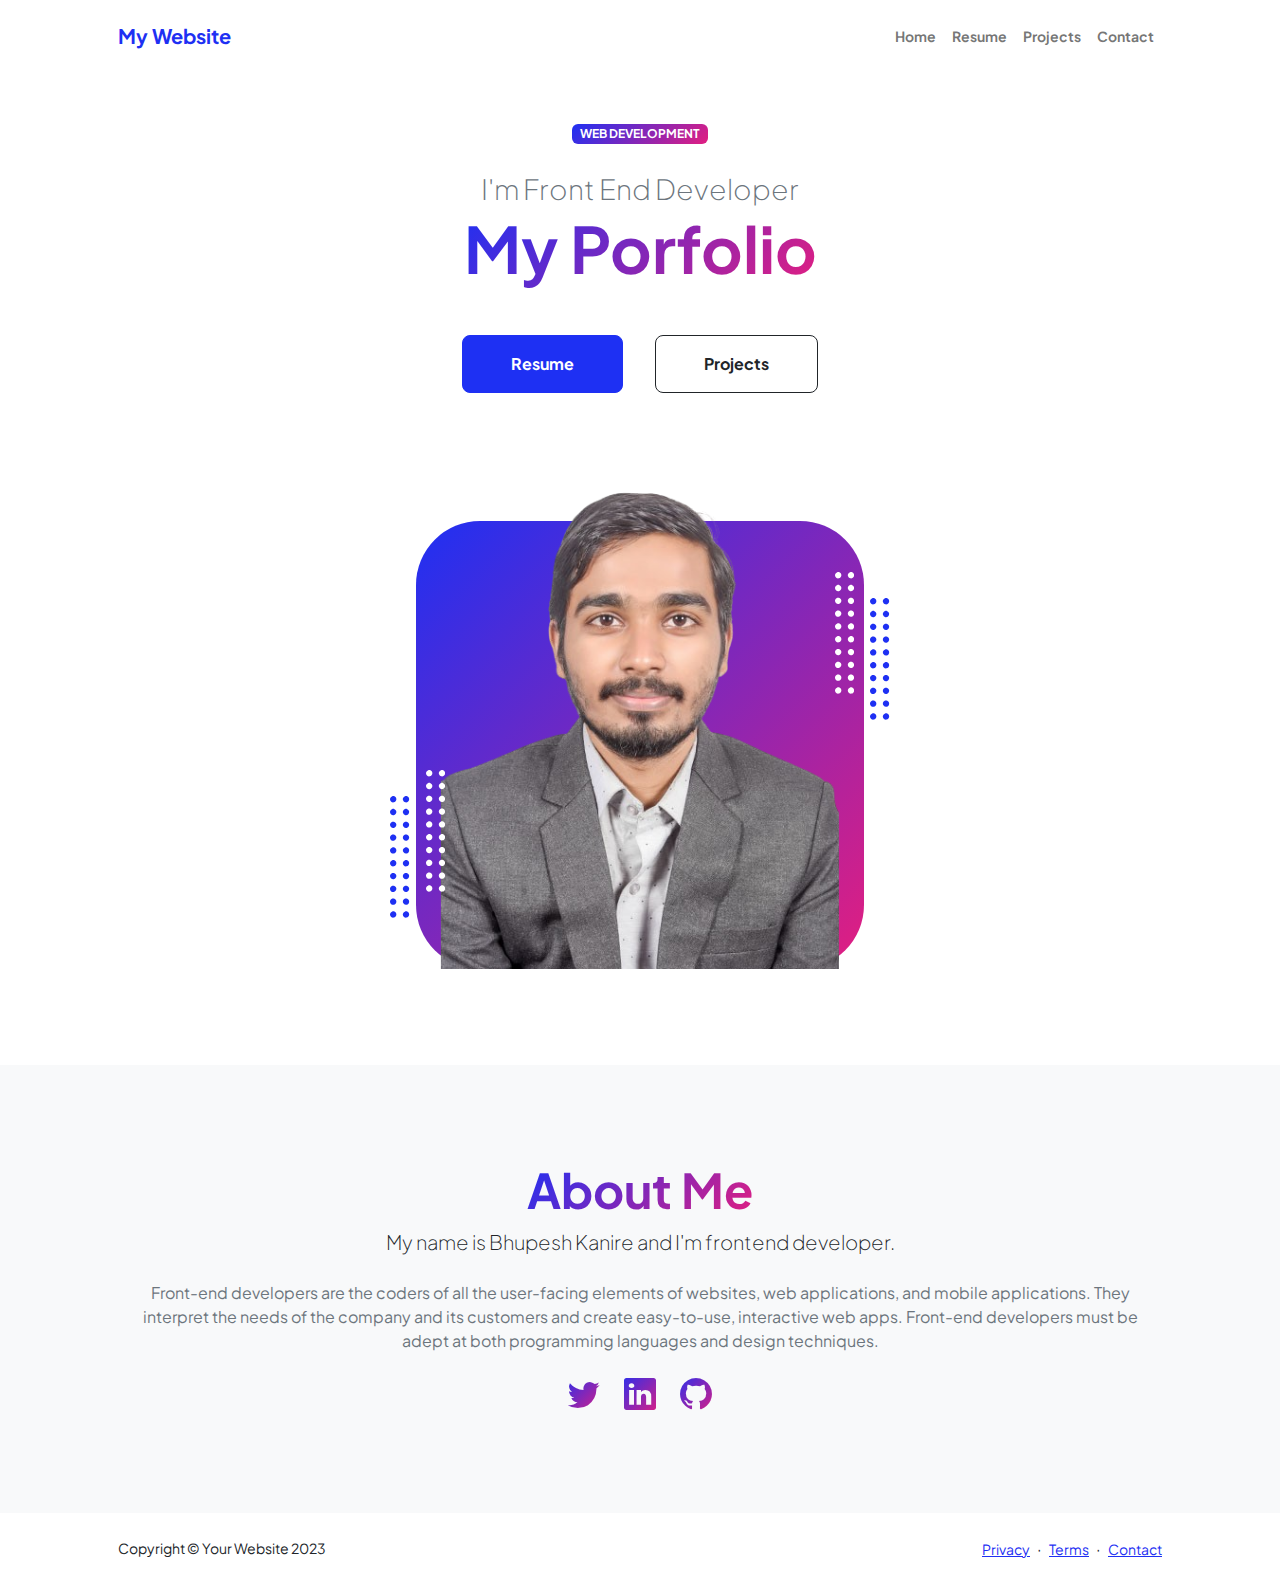
<file: index.html>
<!DOCTYPE html>
<html lang="en">
    <head>
        <meta charset="utf-8" />
        <meta name="viewport" content="width=device-width, initial-scale=1, shrink-to-fit=no" />
        <meta name="description" content="" />
        <meta name="author" content="" />
        <title>My Website</title>
        <!-- Favicon-->
        <link rel="icon" type="image/x-icon" href="assets/favicon.ico" />
        <!-- Custom Google font-->
        <link rel="preconnect" href="https://fonts.googleapis.com" />
        <link rel="preconnect" href="https://fonts.gstatic.com" crossorigin />
        <link href="https://fonts.googleapis.com/css2?family=Plus+Jakarta+Sans:wght@100;200;300;400;500;600;700;800;900&amp;display=swap" rel="stylesheet" />
        <!-- Bootstrap icons-->
        <link href="https://cdn.jsdelivr.net/npm/bootstrap-icons@1.8.1/font/bootstrap-icons.css" rel="stylesheet" />
        <!-- Core theme CSS (includes Bootstrap)-->
        <link href="css/styles.css" rel="stylesheet" />
    </head>
    <body class="d-flex flex-column h-100">
        <main class="flex-shrink-0">
            <!-- Navigation-->
            <nav class="navbar navbar-expand-lg navbar-light bg-white py-3">
                <div class="container px-5">
                    <a class="navbar-brand" href="index.html"><span class="fw-bolder text-primary">My Website</span></a>
                    <button class="navbar-toggler" type="button" data-bs-toggle="collapse" data-bs-target="#navbarSupportedContent" aria-controls="navbarSupportedContent" aria-expanded="false" aria-label="Toggle navigation"><span class="navbar-toggler-icon"></span></button>
                    <div class="collapse navbar-collapse" id="navbarSupportedContent">
                        <ul class="navbar-nav ms-auto mb-2 mb-lg-0 small fw-bolder">
                            <li class="nav-item"><a class="nav-link" href="index.html">Home</a></li>
                            <li class="nav-item"><a class="nav-link" href="resume.html">Resume</a></li>
                            <li class="nav-item"><a class="nav-link" href="projects.html">Projects</a></li>
                            <li class="nav-item"><a class="nav-link" href="contact.html">Contact</a></li>
                        </ul>
                    </div>
                </div>
            </nav>
            <!-- Header-->
            <header class="py-5">
                <div class="container px-5 pb-5">
                    <div class="row gx-5 align-items-center">
                        <div class="col-xxl-5">
                            <!-- Header text content-->
                            <div class="text-center text-xxl-start">
                                <div class="badge bg-gradient-primary-to-secondary text-white mb-4"><div class="text-uppercase"> Web Development </div></div>
                                <div class="fs-3 fw-light text-muted">I'm Front End Developer</div>
                                <h1 class="display-3 fw-bolder mb-5"><span class="text-gradient d-inline">My Porfolio</span></h1>
                                <div class="d-grid gap-3 d-sm-flex justify-content-sm-center justify-content-xxl-start mb-3">
                                    <a class="btn btn-primary btn-lg px-5 py-3 me-sm-3 fs-6 fw-bolder" href="resume.html">Resume</a>
                                    <a class="btn btn-outline-dark btn-lg px-5 py-3 fs-6 fw-bolder" href="projects.html">Projects</a>
                                </div>
                            </div>
                        </div>
                        <div class="col-xxl-7">
                            <!-- Header profile picture-->
                            <div class="d-flex justify-content-center mt-5 mt-xxl-0">
                                <div class="profile bg-gradient-primary-to-secondary">
                                    <!-- TIP: For best results, use a photo with a transparent background like the demo example below-->
                                    <!-- Watch a tutorial on how to do this on YouTube (link)-->
                                    <img class="profile-img" src="assets/myprofile.png" alt="..." />
                                    <div class="dots-1">
                                        <!-- SVG Dots-->
                                        <svg version="1.1" xmlns="http://www.w3.org/2000/svg" xmlns:xlink="http://www.w3.org/1999/xlink" x="0px" y="0px" viewBox="0 0 191.6 1215.4" style="enable-background: new 0 0 191.6 1215.4" xml:space="preserve">
                                            <g transform="translate(0.000000,1280.000000) scale(0.100000,-0.100000)">
                                                <path d="M227.7,12788.6c-105-35-200-141-222-248c-43-206,163-412,369-369c155,32,275,190,260,339c-11,105-90,213-190,262        C383.7,12801.6,289.7,12808.6,227.7,12788.6z"></path>
                                                <path d="M1507.7,12788.6c-151-50-253-216-222-362c25-119,136-230,254-255c194-41,395,142,375,339c-11,105-90,213-190,262        C1663.7,12801.6,1569.7,12808.6,1507.7,12788.6z"></path>
                                                <path d="M227.7,11508.6c-105-35-200-141-222-248c-43-206,163-412,369-369c155,32,275,190,260,339c-11,105-90,213-190,262        C383.7,11521.6,289.7,11528.6,227.7,11508.6z"></path>
                                                <path d="M1507.7,11508.6c-151-50-253-216-222-362c25-119,136-230,254-255c194-41,395,142,375,339c-11,105-90,213-190,262        C1663.7,11521.6,1569.7,11528.6,1507.7,11508.6z"></path>
                                                <path d="M227.7,10228.6c-105-35-200-141-222-248c-43-206,163-412,369-369c155,32,275,190,260,339c-11,105-90,213-190,262        C383.7,10241.6,289.7,10248.6,227.7,10228.6z"></path>
                                                <path d="M1507.7,10228.6c-105-35-200-141-222-248c-43-206,163-412,369-369c155,32,275,190,260,339c-11,105-90,213-190,262        C1663.7,10241.6,1569.7,10248.6,1507.7,10228.6z"></path>
                                                <path d="M227.7,8948.6c-105-35-200-141-222-248c-43-206,163-412,369-369c155,32,275,190,260,339c-11,105-90,213-190,262        C383.7,8961.6,289.7,8968.6,227.7,8948.6z"></path>
                                                <path d="M1507.7,8948.6c-105-35-200-141-222-248c-43-206,163-412,369-369c155,32,275,190,260,339c-11,105-90,213-190,262        C1663.7,8961.6,1569.7,8968.6,1507.7,8948.6z"></path>
                                                <path d="M227.7,7668.6c-105-35-200-141-222-248c-43-206,163-412,369-369c155,32,275,190,260,339c-11,105-90,213-190,262        C383.7,7681.6,289.7,7688.6,227.7,7668.6z"></path>
                                                <path d="M1507.7,7668.6c-105-35-200-141-222-248c-43-206,163-412,369-369c155,32,275,190,260,339c-11,105-90,213-190,262        C1663.7,7681.6,1569.7,7688.6,1507.7,7668.6z"></path>
                                                <path d="M227.7,6388.6c-105-35-200-141-222-248c-43-206,163-412,369-369c155,32,275,190,260,339c-11,105-90,213-190,262        C383.7,6401.6,289.7,6408.6,227.7,6388.6z"></path>
                                                <path d="M1507.7,6388.6c-105-35-200-141-222-248c-43-206,163-412,369-369c155,32,275,190,260,339c-11,105-90,213-190,262        C1663.7,6401.6,1569.7,6408.6,1507.7,6388.6z"></path>
                                                <path d="M227.7,5108.6c-105-35-200-141-222-248c-43-206,163-412,369-369c155,32,275,190,260,339c-11,105-90,213-190,262        C383.7,5121.6,289.7,5128.6,227.7,5108.6z"></path>
                                                <path d="M1507.7,5108.6c-105-35-200-141-222-248c-43-206,163-412,369-369c155,32,275,190,260,339c-11,105-90,213-190,262        C1663.7,5121.6,1569.7,5128.6,1507.7,5108.6z"></path>
                                                <path d="M227.7,3828.6c-105-35-200-141-222-248c-43-206,163-412,369-369c155,32,275,190,260,339c-11,105-90,213-190,262        C383.7,3841.6,289.7,3848.6,227.7,3828.6z"></path>
                                                <path d="M1507.7,3828.6c-105-35-200-141-222-248c-43-206,163-412,369-369c155,32,275,190,260,339c-11,105-90,213-190,262        C1663.7,3841.6,1569.7,3848.6,1507.7,3828.6z"></path>
                                                <path d="M227.7,2548.6c-105-35-200-141-222-248c-43-206,163-412,369-369c155,32,275,190,260,339c-11,105-90,213-190,262        C383.7,2561.6,289.7,2568.6,227.7,2548.6z"></path>
                                                <path d="M1507.7,2548.6c-105-35-200-141-222-248c-43-206,163-412,369-369c155,32,275,190,260,339c-11,105-90,213-190,262        C1663.7,2561.6,1569.7,2568.6,1507.7,2548.6z"></path>
                                                <path d="M227.7,1268.6c-105-35-200-141-222-248c-43-206,163-412,369-369c155,32,275,190,260,339c-11,105-90,213-190,262        C383.7,1281.6,289.7,1288.6,227.7,1268.6z"></path>
                                                <path d="M1507.7,1268.6c-105-35-200-141-222-248c-43-206,163-412,369-369c155,32,275,190,260,339c-11,105-90,213-190,262        C1663.7,1281.6,1569.7,1288.6,1507.7,1268.6z"></path>
                                            </g>
                                        </svg>
                                        <!-- END of SVG dots-->
                                    </div>
                                    <div class="dots-2">
                                        <!-- SVG Dots-->
                                        <svg version="1.1" xmlns="http://www.w3.org/2000/svg" xmlns:xlink="http://www.w3.org/1999/xlink" x="0px" y="0px" viewBox="0 0 191.6 1215.4" style="enable-background: new 0 0 191.6 1215.4" xml:space="preserve">
                                            <g transform="translate(0.000000,1280.000000) scale(0.100000,-0.100000)">
                                                <path d="M227.7,12788.6c-105-35-200-141-222-248c-43-206,163-412,369-369c155,32,275,190,260,339c-11,105-90,213-190,262        C383.7,12801.6,289.7,12808.6,227.7,12788.6z"></path>
                                                <path d="M1507.7,12788.6c-151-50-253-216-222-362c25-119,136-230,254-255c194-41,395,142,375,339c-11,105-90,213-190,262        C1663.7,12801.6,1569.7,12808.6,1507.7,12788.6z"></path>
                                                <path d="M227.7,11508.6c-105-35-200-141-222-248c-43-206,163-412,369-369c155,32,275,190,260,339c-11,105-90,213-190,262        C383.7,11521.6,289.7,11528.6,227.7,11508.6z"></path>
                                                <path d="M1507.7,11508.6c-151-50-253-216-222-362c25-119,136-230,254-255c194-41,395,142,375,339c-11,105-90,213-190,262        C1663.7,11521.6,1569.7,11528.6,1507.7,11508.6z"></path>
                                                <path d="M227.7,10228.6c-105-35-200-141-222-248c-43-206,163-412,369-369c155,32,275,190,260,339c-11,105-90,213-190,262        C383.7,10241.6,289.7,10248.6,227.7,10228.6z"></path>
                                                <path d="M1507.7,10228.6c-105-35-200-141-222-248c-43-206,163-412,369-369c155,32,275,190,260,339c-11,105-90,213-190,262        C1663.7,10241.6,1569.7,10248.6,1507.7,10228.6z"></path>
                                                <path d="M227.7,8948.6c-105-35-200-141-222-248c-43-206,163-412,369-369c155,32,275,190,260,339c-11,105-90,213-190,262        C383.7,8961.6,289.7,8968.6,227.7,8948.6z"></path>
                                                <path d="M1507.7,8948.6c-105-35-200-141-222-248c-43-206,163-412,369-369c155,32,275,190,260,339c-11,105-90,213-190,262        C1663.7,8961.6,1569.7,8968.6,1507.7,8948.6z"></path>
                                                <path d="M227.7,7668.6c-105-35-200-141-222-248c-43-206,163-412,369-369c155,32,275,190,260,339c-11,105-90,213-190,262        C383.7,7681.6,289.7,7688.6,227.7,7668.6z"></path>
                                                <path d="M1507.7,7668.6c-105-35-200-141-222-248c-43-206,163-412,369-369c155,32,275,190,260,339c-11,105-90,213-190,262        C1663.7,7681.6,1569.7,7688.6,1507.7,7668.6z"></path>
                                                <path d="M227.7,6388.6c-105-35-200-141-222-248c-43-206,163-412,369-369c155,32,275,190,260,339c-11,105-90,213-190,262        C383.7,6401.6,289.7,6408.6,227.7,6388.6z"></path>
                                                <path d="M1507.7,6388.6c-105-35-200-141-222-248c-43-206,163-412,369-369c155,32,275,190,260,339c-11,105-90,213-190,262        C1663.7,6401.6,1569.7,6408.6,1507.7,6388.6z"></path>
                                                <path d="M227.7,5108.6c-105-35-200-141-222-248c-43-206,163-412,369-369c155,32,275,190,260,339c-11,105-90,213-190,262        C383.7,5121.6,289.7,5128.6,227.7,5108.6z"></path>
                                                <path d="M1507.7,5108.6c-105-35-200-141-222-248c-43-206,163-412,369-369c155,32,275,190,260,339c-11,105-90,213-190,262        C1663.7,5121.6,1569.7,5128.6,1507.7,5108.6z"></path>
                                                <path d="M227.7,3828.6c-105-35-200-141-222-248c-43-206,163-412,369-369c155,32,275,190,260,339c-11,105-90,213-190,262        C383.7,3841.6,289.7,3848.6,227.7,3828.6z"></path>
                                                <path d="M1507.7,3828.6c-105-35-200-141-222-248c-43-206,163-412,369-369c155,32,275,190,260,339c-11,105-90,213-190,262        C1663.7,3841.6,1569.7,3848.6,1507.7,3828.6z"></path>
                                                <path d="M227.7,2548.6c-105-35-200-141-222-248c-43-206,163-412,369-369c155,32,275,190,260,339c-11,105-90,213-190,262        C383.7,2561.6,289.7,2568.6,227.7,2548.6z"></path>
                                                <path d="M1507.7,2548.6c-105-35-200-141-222-248c-43-206,163-412,369-369c155,32,275,190,260,339c-11,105-90,213-190,262        C1663.7,2561.6,1569.7,2568.6,1507.7,2548.6z"></path>
                                                <path d="M227.7,1268.6c-105-35-200-141-222-248c-43-206,163-412,369-369c155,32,275,190,260,339c-11,105-90,213-190,262        C383.7,1281.6,289.7,1288.6,227.7,1268.6z"></path>
                                                <path d="M1507.7,1268.6c-105-35-200-141-222-248c-43-206,163-412,369-369c155,32,275,190,260,339c-11,105-90,213-190,262        C1663.7,1281.6,1569.7,1288.6,1507.7,1268.6z"></path>
                                            </g>
                                        </svg>
                                        <!-- END of SVG dots-->
                                    </div>
                                    <div class="dots-3">
                                        <!-- SVG Dots-->
                                        <svg version="1.1" xmlns="http://www.w3.org/2000/svg" xmlns:xlink="http://www.w3.org/1999/xlink" x="0px" y="0px" viewBox="0 0 191.6 1215.4" style="enable-background: new 0 0 191.6 1215.4" xml:space="preserve">
                                            <g transform="translate(0.000000,1280.000000) scale(0.100000,-0.100000)">
                                                <path d="M227.7,12788.6c-105-35-200-141-222-248c-43-206,163-412,369-369c155,32,275,190,260,339c-11,105-90,213-190,262        C383.7,12801.6,289.7,12808.6,227.7,12788.6z"></path>
                                                <path d="M1507.7,12788.6c-151-50-253-216-222-362c25-119,136-230,254-255c194-41,395,142,375,339c-11,105-90,213-190,262        C1663.7,12801.6,1569.7,12808.6,1507.7,12788.6z"></path>
                                                <path d="M227.7,11508.6c-105-35-200-141-222-248c-43-206,163-412,369-369c155,32,275,190,260,339c-11,105-90,213-190,262        C383.7,11521.6,289.7,11528.6,227.7,11508.6z"></path>
                                                <path d="M1507.7,11508.6c-151-50-253-216-222-362c25-119,136-230,254-255c194-41,395,142,375,339c-11,105-90,213-190,262        C1663.7,11521.6,1569.7,11528.6,1507.7,11508.6z"></path>
                                                <path d="M227.7,10228.6c-105-35-200-141-222-248c-43-206,163-412,369-369c155,32,275,190,260,339c-11,105-90,213-190,262        C383.7,10241.6,289.7,10248.6,227.7,10228.6z"></path>
                                                <path d="M1507.7,10228.6c-105-35-200-141-222-248c-43-206,163-412,369-369c155,32,275,190,260,339c-11,105-90,213-190,262        C1663.7,10241.6,1569.7,10248.6,1507.7,10228.6z"></path>
                                                <path d="M227.7,8948.6c-105-35-200-141-222-248c-43-206,163-412,369-369c155,32,275,190,260,339c-11,105-90,213-190,262        C383.7,8961.6,289.7,8968.6,227.7,8948.6z"></path>
                                                <path d="M1507.7,8948.6c-105-35-200-141-222-248c-43-206,163-412,369-369c155,32,275,190,260,339c-11,105-90,213-190,262        C1663.7,8961.6,1569.7,8968.6,1507.7,8948.6z"></path>
                                                <path d="M227.7,7668.6c-105-35-200-141-222-248c-43-206,163-412,369-369c155,32,275,190,260,339c-11,105-90,213-190,262        C383.7,7681.6,289.7,7688.6,227.7,7668.6z"></path>
                                                <path d="M1507.7,7668.6c-105-35-200-141-222-248c-43-206,163-412,369-369c155,32,275,190,260,339c-11,105-90,213-190,262        C1663.7,7681.6,1569.7,7688.6,1507.7,7668.6z"></path>
                                                <path d="M227.7,6388.6c-105-35-200-141-222-248c-43-206,163-412,369-369c155,32,275,190,260,339c-11,105-90,213-190,262        C383.7,6401.6,289.7,6408.6,227.7,6388.6z"></path>
                                                <path d="M1507.7,6388.6c-105-35-200-141-222-248c-43-206,163-412,369-369c155,32,275,190,260,339c-11,105-90,213-190,262        C1663.7,6401.6,1569.7,6408.6,1507.7,6388.6z"></path>
                                                <path d="M227.7,5108.6c-105-35-200-141-222-248c-43-206,163-412,369-369c155,32,275,190,260,339c-11,105-90,213-190,262        C383.7,5121.6,289.7,5128.6,227.7,5108.6z"></path>
                                                <path d="M1507.7,5108.6c-105-35-200-141-222-248c-43-206,163-412,369-369c155,32,275,190,260,339c-11,105-90,213-190,262        C1663.7,5121.6,1569.7,5128.6,1507.7,5108.6z"></path>
                                                <path d="M227.7,3828.6c-105-35-200-141-222-248c-43-206,163-412,369-369c155,32,275,190,260,339c-11,105-90,213-190,262        C383.7,3841.6,289.7,3848.6,227.7,3828.6z"></path>
                                                <path d="M1507.7,3828.6c-105-35-200-141-222-248c-43-206,163-412,369-369c155,32,275,190,260,339c-11,105-90,213-190,262        C1663.7,3841.6,1569.7,3848.6,1507.7,3828.6z"></path>
                                                <path d="M227.7,2548.6c-105-35-200-141-222-248c-43-206,163-412,369-369c155,32,275,190,260,339c-11,105-90,213-190,262        C383.7,2561.6,289.7,2568.6,227.7,2548.6z"></path>
                                                <path d="M1507.7,2548.6c-105-35-200-141-222-248c-43-206,163-412,369-369c155,32,275,190,260,339c-11,105-90,213-190,262        C1663.7,2561.6,1569.7,2568.6,1507.7,2548.6z"></path>
                                                <path d="M227.7,1268.6c-105-35-200-141-222-248c-43-206,163-412,369-369c155,32,275,190,260,339c-11,105-90,213-190,262        C383.7,1281.6,289.7,1288.6,227.7,1268.6z"></path>
                                                <path d="M1507.7,1268.6c-105-35-200-141-222-248c-43-206,163-412,369-369c155,32,275,190,260,339c-11,105-90,213-190,262        C1663.7,1281.6,1569.7,1288.6,1507.7,1268.6z"></path>
                                            </g>
                                        </svg>
                                        <!-- END of SVG dots-->
                                    </div>
                                    <div class="dots-4">
                                        <!-- SVG Dots-->
                                        <svg version="1.1" xmlns="http://www.w3.org/2000/svg" xmlns:xlink="http://www.w3.org/1999/xlink" x="0px" y="0px" viewBox="0 0 191.6 1215.4" style="enable-background: new 0 0 191.6 1215.4" xml:space="preserve">
                                            <g transform="translate(0.000000,1280.000000) scale(0.100000,-0.100000)">
                                                <path d="M227.7,12788.6c-105-35-200-141-222-248c-43-206,163-412,369-369c155,32,275,190,260,339c-11,105-90,213-190,262        C383.7,12801.6,289.7,12808.6,227.7,12788.6z"></path>
                                                <path d="M1507.7,12788.6c-151-50-253-216-222-362c25-119,136-230,254-255c194-41,395,142,375,339c-11,105-90,213-190,262        C1663.7,12801.6,1569.7,12808.6,1507.7,12788.6z"></path>
                                                <path d="M227.7,11508.6c-105-35-200-141-222-248c-43-206,163-412,369-369c155,32,275,190,260,339c-11,105-90,213-190,262        C383.7,11521.6,289.7,11528.6,227.7,11508.6z"></path>
                                                <path d="M1507.7,11508.6c-151-50-253-216-222-362c25-119,136-230,254-255c194-41,395,142,375,339c-11,105-90,213-190,262        C1663.7,11521.6,1569.7,11528.6,1507.7,11508.6z"></path>
                                                <path d="M227.7,10228.6c-105-35-200-141-222-248c-43-206,163-412,369-369c155,32,275,190,260,339c-11,105-90,213-190,262        C383.7,10241.6,289.7,10248.6,227.7,10228.6z"></path>
                                                <path d="M1507.7,10228.6c-105-35-200-141-222-248c-43-206,163-412,369-369c155,32,275,190,260,339c-11,105-90,213-190,262        C1663.7,10241.6,1569.7,10248.6,1507.7,10228.6z"></path>
                                                <path d="M227.7,8948.6c-105-35-200-141-222-248c-43-206,163-412,369-369c155,32,275,190,260,339c-11,105-90,213-190,262        C383.7,8961.6,289.7,8968.6,227.7,8948.6z"></path>
                                                <path d="M1507.7,8948.6c-105-35-200-141-222-248c-43-206,163-412,369-369c155,32,275,190,260,339c-11,105-90,213-190,262        C1663.7,8961.6,1569.7,8968.6,1507.7,8948.6z"></path>
                                                <path d="M227.7,7668.6c-105-35-200-141-222-248c-43-206,163-412,369-369c155,32,275,190,260,339c-11,105-90,213-190,262        C383.7,7681.6,289.7,7688.6,227.7,7668.6z"></path>
                                                <path d="M1507.7,7668.6c-105-35-200-141-222-248c-43-206,163-412,369-369c155,32,275,190,260,339c-11,105-90,213-190,262        C1663.7,7681.6,1569.7,7688.6,1507.7,7668.6z"></path>
                                                <path d="M227.7,6388.6c-105-35-200-141-222-248c-43-206,163-412,369-369c155,32,275,190,260,339c-11,105-90,213-190,262        C383.7,6401.6,289.7,6408.6,227.7,6388.6z"></path>
                                                <path d="M1507.7,6388.6c-105-35-200-141-222-248c-43-206,163-412,369-369c155,32,275,190,260,339c-11,105-90,213-190,262        C1663.7,6401.6,1569.7,6408.6,1507.7,6388.6z"></path>
                                                <path d="M227.7,5108.6c-105-35-200-141-222-248c-43-206,163-412,369-369c155,32,275,190,260,339c-11,105-90,213-190,262        C383.7,5121.6,289.7,5128.6,227.7,5108.6z"></path>
                                                <path d="M1507.7,5108.6c-105-35-200-141-222-248c-43-206,163-412,369-369c155,32,275,190,260,339c-11,105-90,213-190,262        C1663.7,5121.6,1569.7,5128.6,1507.7,5108.6z"></path>
                                                <path d="M227.7,3828.6c-105-35-200-141-222-248c-43-206,163-412,369-369c155,32,275,190,260,339c-11,105-90,213-190,262        C383.7,3841.6,289.7,3848.6,227.7,3828.6z"></path>
                                                <path d="M1507.7,3828.6c-105-35-200-141-222-248c-43-206,163-412,369-369c155,32,275,190,260,339c-11,105-90,213-190,262        C1663.7,3841.6,1569.7,3848.6,1507.7,3828.6z"></path>
                                                <path d="M227.7,2548.6c-105-35-200-141-222-248c-43-206,163-412,369-369c155,32,275,190,260,339c-11,105-90,213-190,262        C383.7,2561.6,289.7,2568.6,227.7,2548.6z"></path>
                                                <path d="M1507.7,2548.6c-105-35-200-141-222-248c-43-206,163-412,369-369c155,32,275,190,260,339c-11,105-90,213-190,262        C1663.7,2561.6,1569.7,2568.6,1507.7,2548.6z"></path>
                                                <path d="M227.7,1268.6c-105-35-200-141-222-248c-43-206,163-412,369-369c155,32,275,190,260,339c-11,105-90,213-190,262        C383.7,1281.6,289.7,1288.6,227.7,1268.6z"></path>
                                                <path d="M1507.7,1268.6c-105-35-200-141-222-248c-43-206,163-412,369-369c155,32,275,190,260,339c-11,105-90,213-190,262        C1663.7,1281.6,1569.7,1288.6,1507.7,1268.6z"></path>
                                            </g>
                                        </svg>
                                        <!-- END of SVG dots-->
                                    </div>
                                </div>
                            </div>
                        </div>
                    </div>
                </div>
            </header>
            <!-- About Section-->
            <section class="bg-light py-5">
                <div class="container px-5">
                    <div class="row gx-5 justify-content-center">
                        <div class="col-xxl-8">
                            <div class="text-center my-5">
                                <h2 class="display-5 fw-bolder"><span class="text-gradient d-inline">About Me</span></h2>
                                <p class="lead fw-light mb-4">My name is Bhupesh Kanire and I'm frontend developer.</p>
                                <p class="text-muted">Front-end developers are the coders of all the user-facing elements of websites, web applications, and mobile applications. They interpret the needs of the company and its customers and create easy-to-use, interactive web apps. Front-end developers must be adept at both programming languages and design techniques. </p>
                                <div class="d-flex justify-content-center fs-2 gap-4">
                                    <a class="text-gradient" href="#!"><i class="bi bi-twitter"></i></a>
                                    <a class="text-gradient" href="#!"><i class="bi bi-linkedin"></i></a>
                                    <a class="text-gradient" href="#!"><i class="bi bi-github"></i></a>
                                </div>
                            </div>
                        </div>
                    </div>
                </div>
            </section>
        </main>
        <!-- Footer-->
        <footer class="bg-white py-4 mt-auto">
            <div class="container px-5">
                <div class="row align-items-center justify-content-between flex-column flex-sm-row">
                    <div class="col-auto"><div class="small m-0">Copyright &copy; Your Website 2023</div></div>
                    <div class="col-auto">
                        <a class="small" href="#!">Privacy</a>
                        <span class="mx-1">&middot;</span>
                        <a class="small" href="#!">Terms</a>
                        <span class="mx-1">&middot;</span>
                        <a class="small" href="#!">Contact</a>
                    </div>
                </div>
            </div>
        </footer>
        <!-- Bootstrap core JS-->
        <script src="https://cdn.jsdelivr.net/npm/bootstrap@5.2.3/dist/js/bootstrap.bundle.min.js"></script>
        <!-- Core theme JS-->
        <script src="js/scripts.js"></script>
    </body>
</html>
</file>
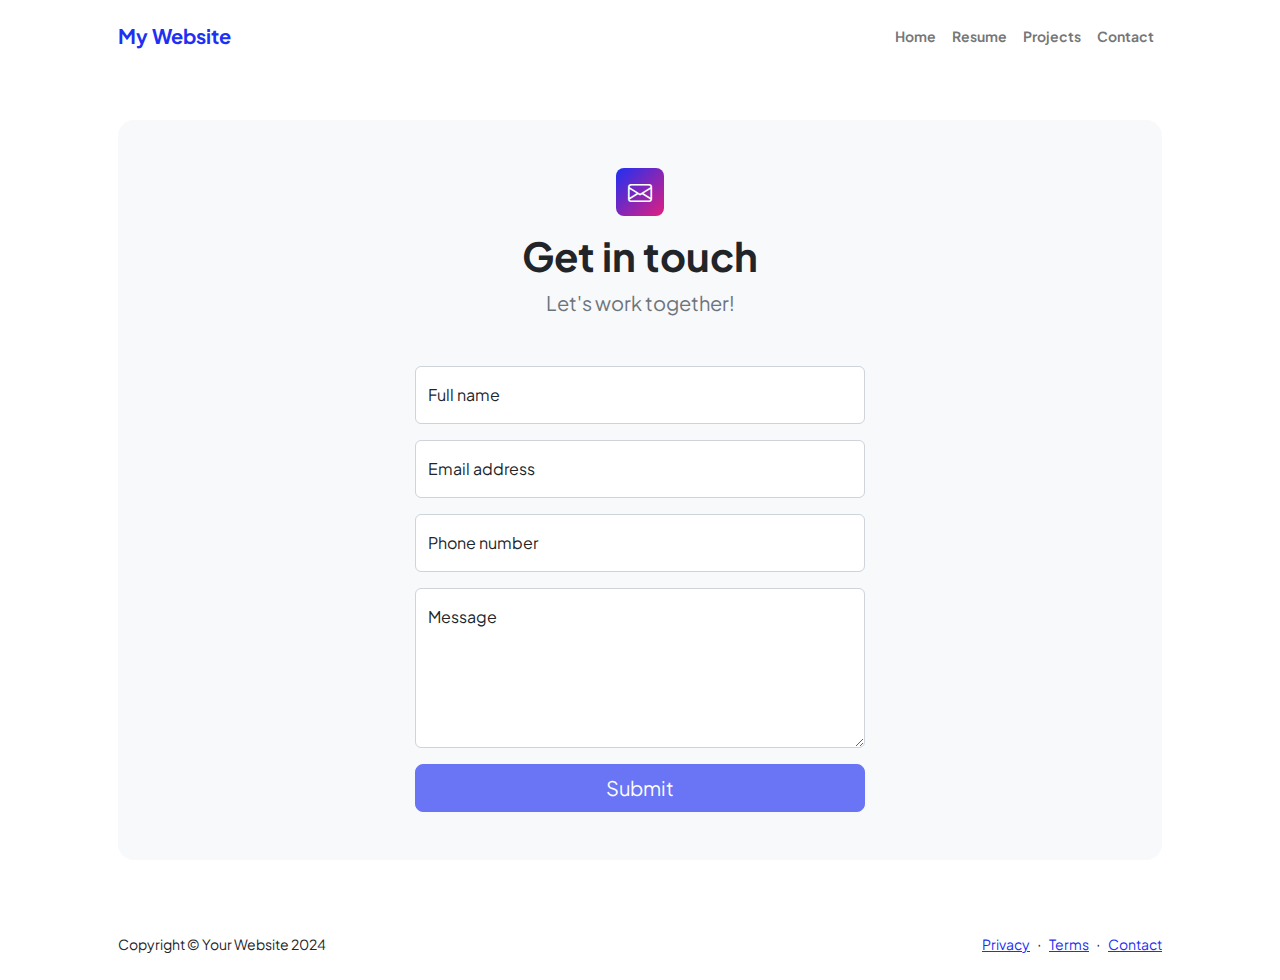
<file: contact.html>
<!DOCTYPE html>
<html lang="en">
    <head>
        <meta charset="utf-8" />
        <meta name="viewport" content="width=device-width, initial-scale=1, shrink-to-fit=no" />
        <meta name="description" content />
        <meta name="author" content />
        <title>My Website</title>
        <!-- Favicon-->
        <link rel="icon" type="image/x-icon" href="assets/favicon.ico" />
        <!-- Custom Google font-->
        <link rel="preconnect" href="https://fonts.googleapis.com" />
        <link rel="preconnect" href="https://fonts.gstatic.com" crossorigin />
        <link href="https://fonts.googleapis.com/css2?family=Plus+Jakarta+Sans:wght@100;200;300;400;500;600;700;800;900&amp;display=swap" rel="stylesheet" />
        <!-- Bootstrap icons-->
        <link href="https://cdn.jsdelivr.net/npm/bootstrap-icons@1.8.1/font/bootstrap-icons.css" rel="stylesheet" />
        <!-- Core theme CSS (includes Bootstrap)-->
        <link href="css/styles.css" rel="stylesheet" />
    </head>
    <body class="d-flex flex-column">
        <main class="flex-shrink-0">
            <!-- Navigation-->
            <nav class="navbar navbar-expand-lg navbar-light bg-white py-3">
                <div class="container px-5">
                    <a class="navbar-brand" href="index.html"><span class="fw-bolder text-primary">My Website</span></a>
                    <button class="navbar-toggler" type="button" data-bs-toggle="collapse" data-bs-target="#navbarSupportedContent" aria-controls="navbarSupportedContent" aria-expanded="false" aria-label="Toggle navigation"><span class="navbar-toggler-icon"></span></button>
                    <div class="collapse navbar-collapse" id="navbarSupportedContent">
                        <ul class="navbar-nav ms-auto mb-2 mb-lg-0 small fw-bolder">
                            <li class="nav-item"><a class="nav-link" href="index.html">Home</a></li>
                            <li class="nav-item"><a class="nav-link" href="resume.html">Resume</a></li>
                            <li class="nav-item"><a class="nav-link" href="projects.html">Projects</a></li>
                            <li class="nav-item"><a class="nav-link" href="contact.html">Contact</a></li>
                        </ul>
                    </div>
                </div>
            </nav>
            <!-- Page content-->
            <section class="py-5">
                <div class="container px-5">
                    <!-- Contact form-->
                    <div class="bg-light rounded-4 py-5 px-4 px-md-5">
                        <div class="text-center mb-5">
                            <div class="feature bg-primary bg-gradient-primary-to-secondary text-white rounded-3 mb-3"><i class="bi bi-envelope"></i></div>
                            <h1 class="fw-bolder">Get in touch</h1>
                            <p class="lead fw-normal text-muted mb-0">Let's work together!</p>
                        </div>
                        <div class="row gx-5 justify-content-center">
                            <div class="col-lg-8 col-xl-6">
                                <!-- * * * * * * * * * * * * * * *-->
                                <!-- * * SB Forms Contact Form * *-->
                                <!-- * * * * * * * * * * * * * * *-->
                                <!-- This form is pre-integrated with SB Forms.-->
                                <!-- To make this form functional, sign up at-->
                                <!-- https://startbootstrap.com/solution/contact-forms-->
                                <!-- to get an API token!-->
                                <form id="contactForm" data-sb-form-api-token="API_TOKEN">
                                    <!-- Name input-->
                                    <div class="form-floating mb-3">
                                        <input class="form-control" id="name" type="text" placeholder="Enter your name..." data-sb-validations="required" />
                                        <label for="name">Full name</label>
                                        <div class="invalid-feedback" data-sb-feedback="name:required">A name is required.</div>
                                    </div>
                                    <!-- Email address input-->
                                    <div class="form-floating mb-3">
                                        <input class="form-control" id="email" type="email" placeholder="name@example.com" data-sb-validations="required,email" />
                                        <label for="email">Email address</label>
                                        <div class="invalid-feedback" data-sb-feedback="email:required">An email is required.</div>
                                        <div class="invalid-feedback" data-sb-feedback="email:email">Email is not valid.</div>
                                    </div>
                                    <!-- Phone number input-->
                                    <div class="form-floating mb-3">
                                        <input class="form-control" id="phone" type="tel" placeholder="(123) 456-7890" data-sb-validations="required" />
                                        <label for="phone">Phone number</label>
                                        <div class="invalid-feedback" data-sb-feedback="phone:required">A phone number is required.</div>
                                    </div>
                                    <!-- Message input-->
                                    <div class="form-floating mb-3">
                                        <textarea class="form-control" id="message" type="text" placeholder="Enter your message here..." style="height: 10rem" data-sb-validations="required"></textarea>
                                        <label for="message">Message</label>
                                        <div class="invalid-feedback" data-sb-feedback="message:required">A message is required.</div>
                                    </div>
                                    <!-- Submit success message-->
                                    <!---->
                                    <!-- This is what your users will see when the form-->
                                    <!-- has successfully submitted-->
                                    <div class="d-none" id="submitSuccessMessage">
                                        <div class="text-center mb-3">
                                            <div class="fw-bolder">Form submission successful!</div>
                                            
                                            <br />
                                           
                                        </div>
                                    </div>
                                    <!-- Submit error message-->
                                    <!---->
                                    <!-- This is what your users will see when there is-->
                                    <!-- an error submitting the form-->
                                    <div class="d-none" id="submitErrorMessage"><div class="text-center text-danger mb-3">Error sending message!</div></div>
                                    <!-- Submit Button-->
                                    <div class="d-grid"><button class="btn btn-primary btn-lg disabled" id="submitButton" type="submit">Submit</button></div>
                                </form>
                            </div>
                        </div>
                    </div>
                </div>
            </section>
        </main>
        <!-- Footer-->
        <footer class="bg-white py-4 mt-auto">
            <div class="container px-5">
                <div class="row align-items-center justify-content-between flex-column flex-sm-row">
                    <div class="col-auto"><div class="small m-0">Copyright &copy; Your Website 2024</div></div>
                    <div class="col-auto">
                        <a class="small" href="#!">Privacy</a>
                        <span class="mx-1">&middot;</span>
                        <a class="small" href="#!">Terms</a>
                        <span class="mx-1">&middot;</span>
                        <a class="small" href="#!">Contact</a>
                    </div>
                </div>
            </div>
        </footer>
        <!-- Bootstrap core JS-->
        <script src="https://cdn.jsdelivr.net/npm/bootstrap@5.2.3/dist/js/bootstrap.bundle.min.js"></script>
        <!-- Core theme JS-->
        <script src="js/scripts.js"></script>
        <!-- * * * * * * * * * * * * * * * * * * * * * * * * * * * * * * * * * * * * * * * *-->
        <!-- * *                               SB Forms JS                               * *-->
        <!-- * * Activate your form at https://startbootstrap.com/solution/contact-forms * *-->
        <!-- * * * * * * * * * * * * * * * * * * * * * * * * * * * * * * * * * * * * * * * *-->
        <script src="https://cdn.startbootstrap.com/sb-forms-latest.js"></script>
    </body>
</html>
</file>
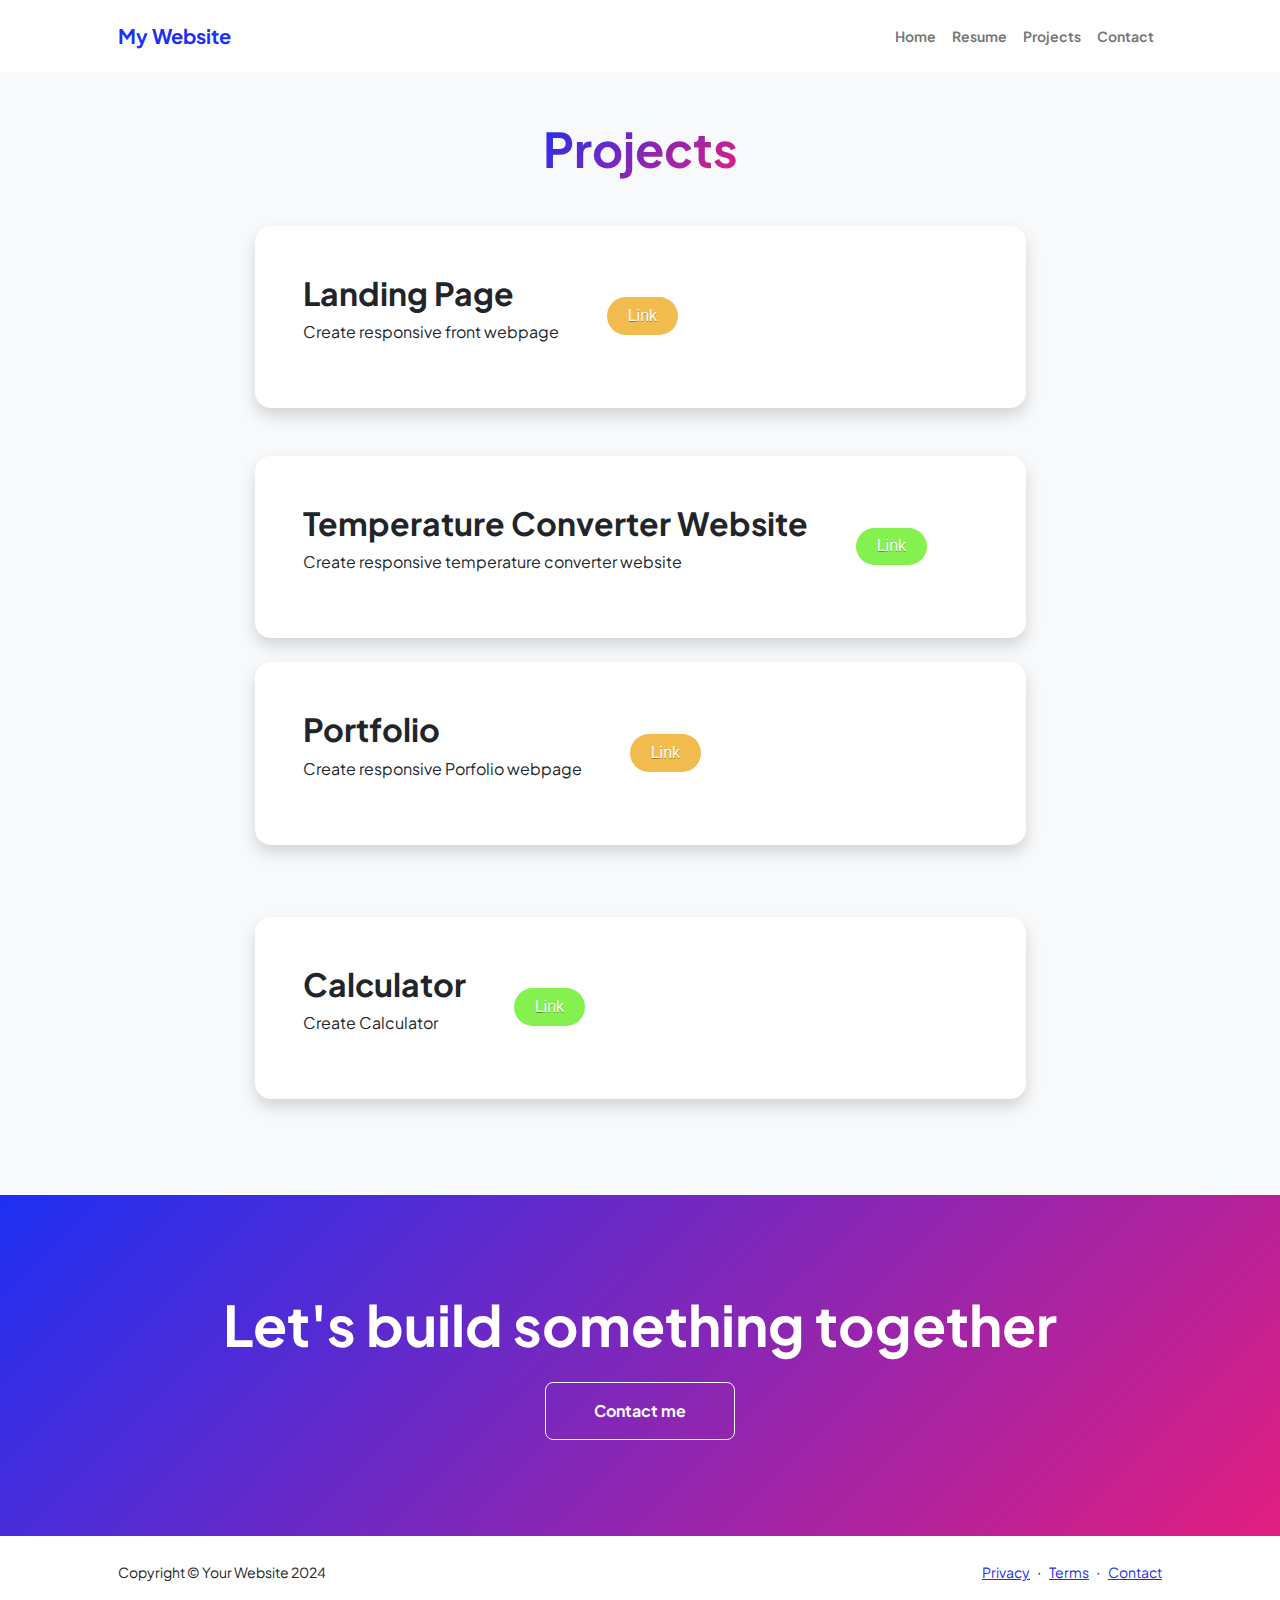
<file: projects.html>
<!DOCTYPE html>
<html lang="en">
    <head>
        <meta charset="utf-8" />
        <meta name="viewport" content="width=device-width, initial-scale=1, shrink-to-fit=no" />
        <meta name="description" content="" />
        <meta name="author" content="" />
        <title>My Website</title>
        <!-- Favicon-->
        <link rel="icon" type="image/x-icon" href="assets/favicon.ico" />
        <!-- Custom Google font-->
        <link rel="preconnect" href="https://fonts.googleapis.com" />
        <link rel="preconnect" href="https://fonts.gstatic.com" crossorigin />
        <link href="https://fonts.googleapis.com/css2?family=Plus+Jakarta+Sans:wght@100;200;300;400;500;600;700;800;900&amp;display=swap" rel="stylesheet" />
        <!-- Bootstrap icons-->
        <link href="https://cdn.jsdelivr.net/npm/bootstrap-icons@1.8.1/font/bootstrap-icons.css" rel="stylesheet" />
        <!-- Core theme CSS (includes Bootstrap)-->
        <link href="css/styles.css" rel="stylesheet" />
    </head>
    <body class="d-flex flex-column h-100 bg-light">
        <main class="flex-shrink-0">
            <!-- Navigation-->
            <nav class="navbar navbar-expand-lg navbar-light bg-white py-3">
                <div class="container px-5">
                    <a class="navbar-brand" href="index.html"><span class="fw-bolder text-primary">My Website</span></a>
                    <button class="navbar-toggler" type="button" data-bs-toggle="collapse" data-bs-target="#navbarSupportedContent" aria-controls="navbarSupportedContent" aria-expanded="false" aria-label="Toggle navigation"><span class="navbar-toggler-icon"></span></button>
                    <div class="collapse navbar-collapse" id="navbarSupportedContent">
                        <ul class="navbar-nav ms-auto mb-2 mb-lg-0 small fw-bolder">
                            <li class="nav-item"><a class="nav-link" href="index.html">Home</a></li>
                            <li class="nav-item"><a class="nav-link" href="resume.html">Resume</a></li>
                            <li class="nav-item"><a class="nav-link" href="projects.html">Projects</a></li>
                            <li class="nav-item"><a class="nav-link" href="contact.html">Contact</a></li>
                        </ul>
                    </div>
                </div>
            </nav>
            <!-- Projects Section-->
            <section class="py-5">
                <div class="container px-5 mb-5">
                    <div class="text-center mb-5">
                        <h1 class="display-5 fw-bolder mb-0"><span class="text-gradient d-inline">Projects</span></h1>
                    </div>
                    <div class="row gx-5 justify-content-center">
                        <div class="col-lg-11 col-xl-9 col-xxl-8">
                            <!-- Project Card 1-->
                            <div class="card overflow-hidden shadow rounded-4 border-0 mb-5">
                                <div class="card-body p-0">
                                    <div class="d-flex align-items-center">
                                        <div class="p-5">
                                            <h2 class="fw-bolder">Landing Page </h2>
                                            <p>Create responsive front webpage</p>
                                        </div>
                                        <a  href="https://oibsip-bk.github.io/task4.github.io/" class="button4" style="background-color:#f1bb4e">Link</a>
                                    </div>
                                </div>
                            </div>
                            <!-- Project Card 2-->
                            <div class="card overflow-hidden shadow rounded-4 border-0">
                                <div class="card-body p-0">
                                    <div class="d-flex align-items-center">
                                        <div class="p-5">
                                            <h2 class="fw-bolder">Temperature Converter Website </h2>
                                            <p>Create responsive temperature converter website</p>
                                        </div>
                                        <a  href="https://oibsip-bk.github.io/task1.github.io/" class="button4" style="background-color:#84f14e">Link</a>
                                    </div>
                                </div>
                            </div>

                            <br>

                             <!-- Project Card 3-->
                             <div class="card overflow-hidden shadow rounded-4 border-0 mb-5">
                                <div class="card-body p-0">
                                    <div class="d-flex align-items-center">
                                        <div class="p-5">
                                            <h2 class="fw-bolder">Portfolio </h2>
                                            <p>Create responsive Porfolio webpage</p>
                                        </div>
                                        <a  href="https://oibsip-bk.github.io/task3.github.io/" class="button4" style="background-color:#f1bb4e">Link</a>
                                    </div>
                                </div>
                            </div>

                            <br>

                            <!-- Project Card 4-->
                            <div class="card overflow-hidden shadow rounded-4 border-0">
                                <div class="card-body p-0">
                                    <div class="d-flex align-items-center">
                                        <div class="p-5">
                                            <h2 class="fw-bolder">Calculator </h2>
                                            <p>Create Calculator</p>
                                        </div>
                                        <a  href="https://oibsip-bk.github.io/task2.github.io/" class="button4" style="background-color:#84f14e">Link</a>
                                    </div>
                                </div>
                            </div>
                        </div>
                    </div>
                </div>
            </section>
            <!-- Call to action section-->
            <section class="py-5 bg-gradient-primary-to-secondary text-white">
                <div class="container px-5 my-5">
                    <div class="text-center">
                        <h2 class="display-4 fw-bolder mb-4">Let's build something together</h2>
                        <a class="btn btn-outline-light btn-lg px-5 py-3 fs-6 fw-bolder" href="contact.html">Contact me</a>
                    </div>
                </div>
            </section>
        </main>
        <!-- Footer-->
        <footer class="bg-white py-4 mt-auto">
            <div class="container px-5">
                <div class="row align-items-center justify-content-between flex-column flex-sm-row">
                    <div class="col-auto"><div class="small m-0">Copyright &copy; Your Website 2024</div></div>
                    <div class="col-auto">
                        <a class="small" href="#!">Privacy</a>
                        <span class="mx-1">&middot;</span>
                        <a class="small" href="#!">Terms</a>
                        <span class="mx-1">&middot;</span>
                        <a class="small" href="#!">Contact</a>
                    </div>
                </div>
            </div>
        </footer>
        <!-- Bootstrap core JS-->
        <script src="https://cdn.jsdelivr.net/npm/bootstrap@5.2.3/dist/js/bootstrap.bundle.min.js"></script>
        <!-- Core theme JS-->
        <script src="js/scripts.js"></script>
    </body>
</html>
</file>
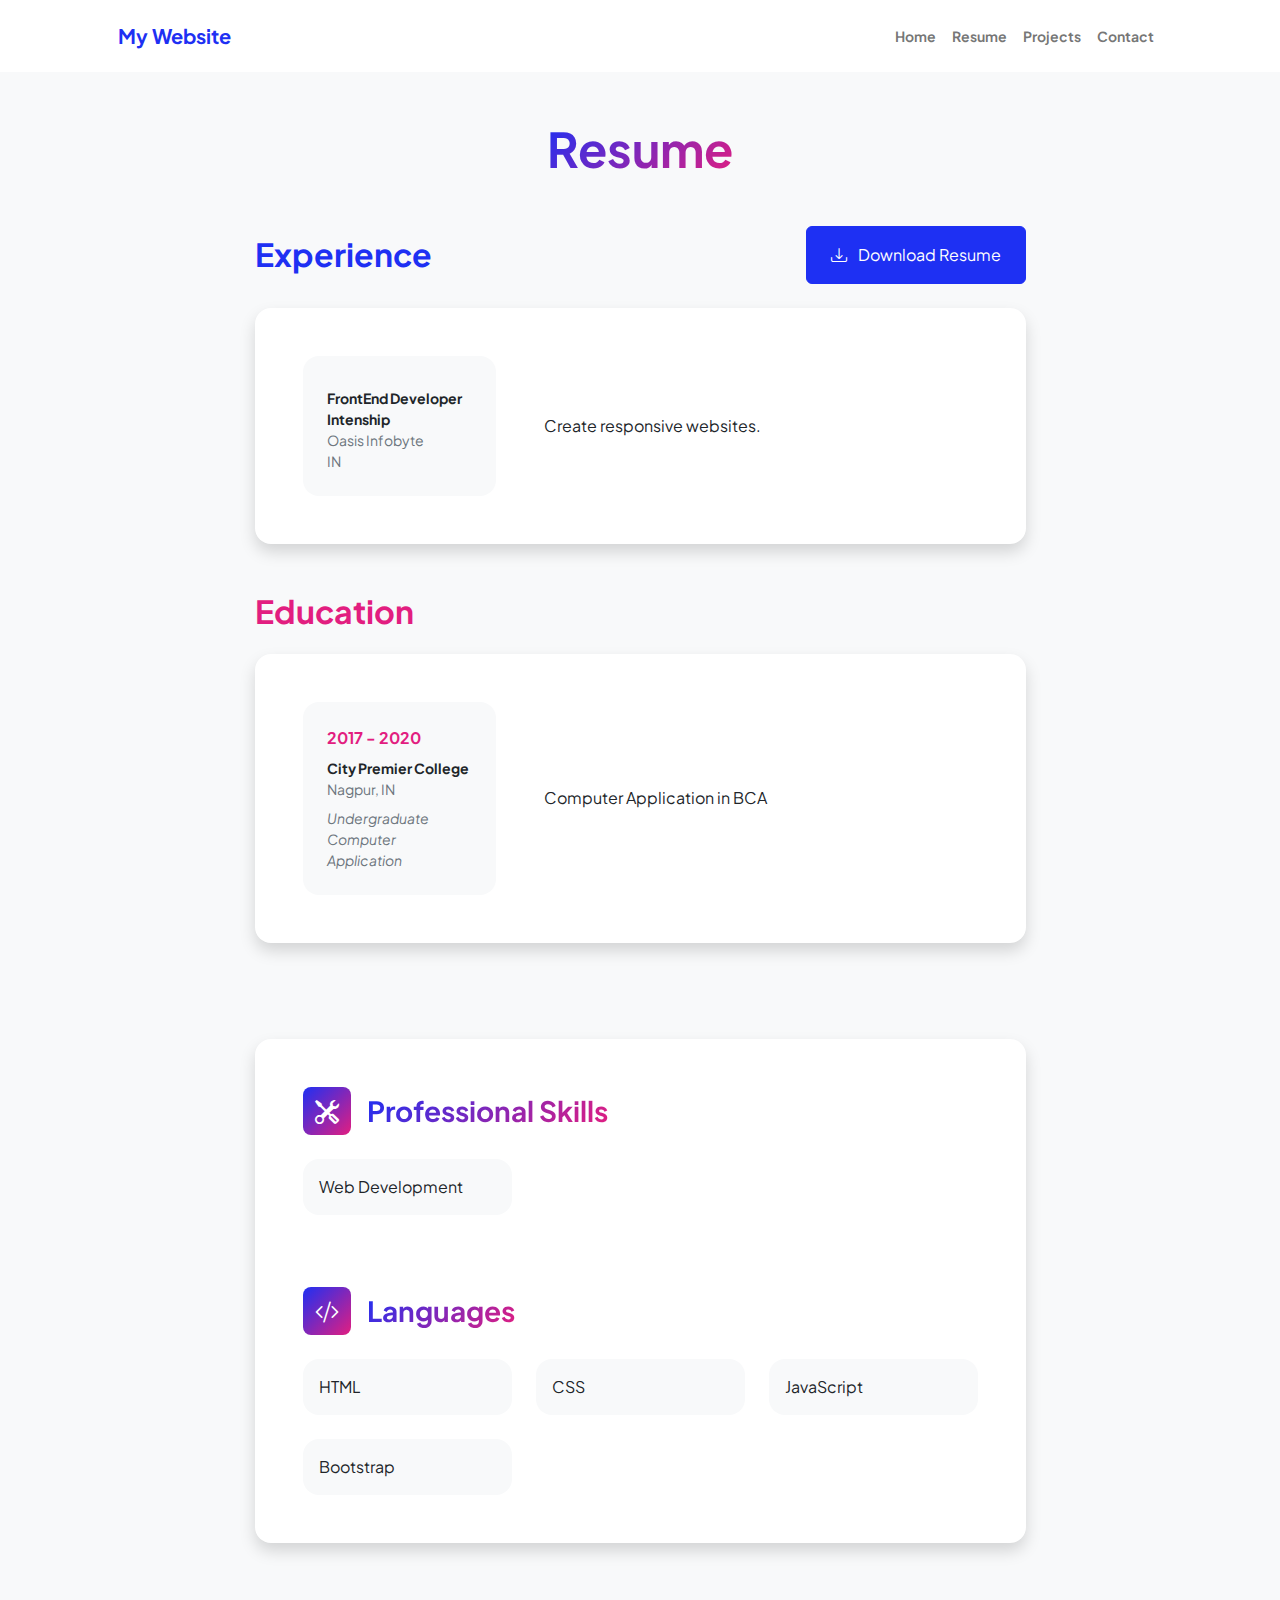
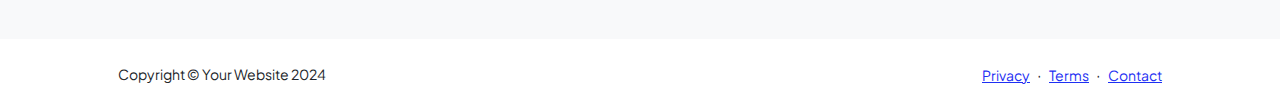
<file: resume.html>
<!DOCTYPE html>
<html lang="en">
    <head>
        <meta charset="utf-8" />
        <meta name="viewport" content="width=device-width, initial-scale=1, shrink-to-fit=no" />
        <meta name="description" content="" />
        <meta name="author" content="" />
        <title>My Website</title>
        <!-- Favicon-->
        <link rel="icon" type="image/x-icon" href="assets/favicon.ico" />
        <!-- Custom Google font-->
        <link rel="preconnect" href="https://fonts.googleapis.com" />
        <link rel="preconnect" href="https://fonts.gstatic.com" crossorigin />
        <link href="https://fonts.googleapis.com/css2?family=Plus+Jakarta+Sans:wght@100;200;300;400;500;600;700;800;900&amp;display=swap" rel="stylesheet" />
        <!-- Bootstrap icons-->
        <link href="https://cdn.jsdelivr.net/npm/bootstrap-icons@1.8.1/font/bootstrap-icons.css" rel="stylesheet" />
        <!-- Core theme CSS (includes Bootstrap)-->
        <link href="css/styles.css" rel="stylesheet" />
    </head>
    <body class="d-flex flex-column h-100 bg-light">
        <main class="flex-shrink-0">
            <!-- Navigation-->
            <nav class="navbar navbar-expand-lg navbar-light bg-white py-3">
                <div class="container px-5">
                    <a class="navbar-brand" href="index.html"><span class="fw-bolder text-primary">My Website</span></a>
                    <button class="navbar-toggler" type="button" data-bs-toggle="collapse" data-bs-target="#navbarSupportedContent" aria-controls="navbarSupportedContent" aria-expanded="false" aria-label="Toggle navigation"><span class="navbar-toggler-icon"></span></button>
                    <div class="collapse navbar-collapse" id="navbarSupportedContent">
                        <ul class="navbar-nav ms-auto mb-2 mb-lg-0 small fw-bolder">
                            <li class="nav-item"><a class="nav-link" href="index.html">Home</a></li>
                            <li class="nav-item"><a class="nav-link" href="resume.html">Resume</a></li>
                            <li class="nav-item"><a class="nav-link" href="projects.html">Projects</a></li>
                            <li class="nav-item"><a class="nav-link" href="contact.html">Contact</a></li>
                        </ul>
                    </div>
                </div>
            </nav>
            <!-- Page Content-->
            <div class="container px-5 my-5">
                <div class="text-center mb-5">
                    <h1 class="display-5 fw-bolder mb-0"><span class="text-gradient d-inline">Resume</span></h1>
                </div>
                <div class="row gx-5 justify-content-center">
                    <div class="col-lg-11 col-xl-9 col-xxl-8">
                        <!-- Experience Section-->
                        <section>
                            <div class="d-flex align-items-center justify-content-between mb-4">
                                <h2 class="text-primary fw-bolder mb-0">Experience</h2>
                                <!-- Download resume button-->
                                <!-- Note: Set the link href target to a PDF file within your project-->
                                <a class="btn btn-primary px-4 py-3" href="#!">
                                    <div class="d-inline-block bi bi-download me-2"></div>
                                    Download Resume
                                </a>
                            </div>
                            <!-- Experience Card 1-->
                            <div class="card shadow border-0 rounded-4 mb-5">
                                <div class="card-body p-5">
                                    <div class="row align-items-center gx-5">
                                        <div class="col text-center text-lg-start mb-4 mb-lg-0">
                                            <div class="bg-light p-4 rounded-4">
                                                <div class="text-primary fw-bolder mb-2"></div>
                                                <div class="small fw-bolder">FrontEnd Developer Intenship</div>
                                                <div class="small text-muted">Oasis Infobyte</div>
                                                <div class="small text-muted">IN</div>
                                            </div>
                                        </div>
                                        <div class="col-lg-8"><div>Create responsive websites.</div></div>
                                    </div>
                                </div>
                            </div>
                         
                        </section>
                        <!-- Education Section-->
                        <section>
                            <h2 class="text-secondary fw-bolder mb-4">Education</h2>
                            <!-- Education Card 1-->
                            <div class="card shadow border-0 rounded-4 mb-5">
                                <div class="card-body p-5">
                                    <div class="row align-items-center gx-5">
                                        <div class="col text-center text-lg-start mb-4 mb-lg-0">
                                            <div class="bg-light p-4 rounded-4">
                                                <div class="text-secondary fw-bolder mb-2">2017 - 2020</div>
                                                <div class="mb-2">
                                                    <div class="small fw-bolder">City Premier College</div>
                                                    <div class="small text-muted">Nagpur, IN</div>
                                                </div>
                                                <div class="fst-italic">
                                                    <div class="small text-muted">Undergraduate</div>
                                                    <div class="small text-muted">Computer Application</div>
                                                </div>
                                            </div>
                                        </div>
                                        <div class="col-lg-8"><div>Computer Application in BCA</div></div>
                                    </div>
                                </div>
                            </div>
                         
                        </section>
                        <!-- Divider-->
                        <div class="pb-5"></div>
                        <!-- Skills Section-->
                        <section>
                            <!-- Skillset Card-->
                            <div class="card shadow border-0 rounded-4 mb-5">
                                <div class="card-body p-5">
                                    <!-- Professional skills list-->
                                    <div class="mb-5">
                                        <div class="d-flex align-items-center mb-4">
                                            <div class="feature bg-primary bg-gradient-primary-to-secondary text-white rounded-3 me-3"><i class="bi bi-tools"></i></div>
                                            <h3 class="fw-bolder mb-0"><span class="text-gradient d-inline">Professional Skills</span></h3>
                                        </div>
                                        <div class="row row-cols-1 row-cols-md-3 mb-4">
                                           
                                            <div class="col"><div class="d-flex align-items-center bg-light rounded-4 p-3 h-100">Web Development</div></div>
                                        </div>
                                        <div class="row row-cols-1 row-cols-md-3">
                                           
                                        </div>
                                    </div>
                                    <!-- Languages list-->
                                    <div class="mb-0">
                                        <div class="d-flex align-items-center mb-4">
                                            <div class="feature bg-primary bg-gradient-primary-to-secondary text-white rounded-3 me-3"><i class="bi bi-code-slash"></i></div>
                                            <h3 class="fw-bolder mb-0"><span class="text-gradient d-inline">Languages</span></h3>
                                        </div>
                                        <div class="row row-cols-1 row-cols-md-3 mb-4">
                                            <div class="col mb-4 mb-md-0"><div class="d-flex align-items-center bg-light rounded-4 p-3 h-100">HTML</div></div>
                                            <div class="col mb-4 mb-md-0"><div class="d-flex align-items-center bg-light rounded-4 p-3 h-100">CSS</div></div>
                                            <div class="col"><div class="d-flex align-items-center bg-light rounded-4 p-3 h-100">JavaScript</div></div>
                                        </div>
                                        <div class="row row-cols-1 row-cols-md-3">
                                            <div class="col mb-4 mb-md-0"><div class="d-flex align-items-center bg-light rounded-4 p-3 h-100">Bootstrap</div></div>
                                
                                           
                                        </div>
                                    </div>
                                </div>
                            </div>
                        </section>
                    </div>
                </div>
            </div>
        </main>
        <!-- Footer-->
        <footer class="bg-white py-4 mt-auto">
            <div class="container px-5">
                <div class="row align-items-center justify-content-between flex-column flex-sm-row">
                    <div class="col-auto"><div class="small m-0">Copyright &copy; Your Website 2024</div></div>
                    <div class="col-auto">
                        <a class="small" href="#!">Privacy</a>
                        <span class="mx-1">&middot;</span>
                        <a class="small" href="#!">Terms</a>
                        <span class="mx-1">&middot;</span>
                        <a class="small" href="#!">Contact</a>
                    </div>
                </div>
            </div>
        </footer>
        <!-- Bootstrap core JS-->
        <script src="https://cdn.jsdelivr.net/npm/bootstrap@5.2.3/dist/js/bootstrap.bundle.min.js"></script>
        <!-- Core theme JS-->
        <script src="js/scripts.js"></script>
    </body>
</html>
</file>
